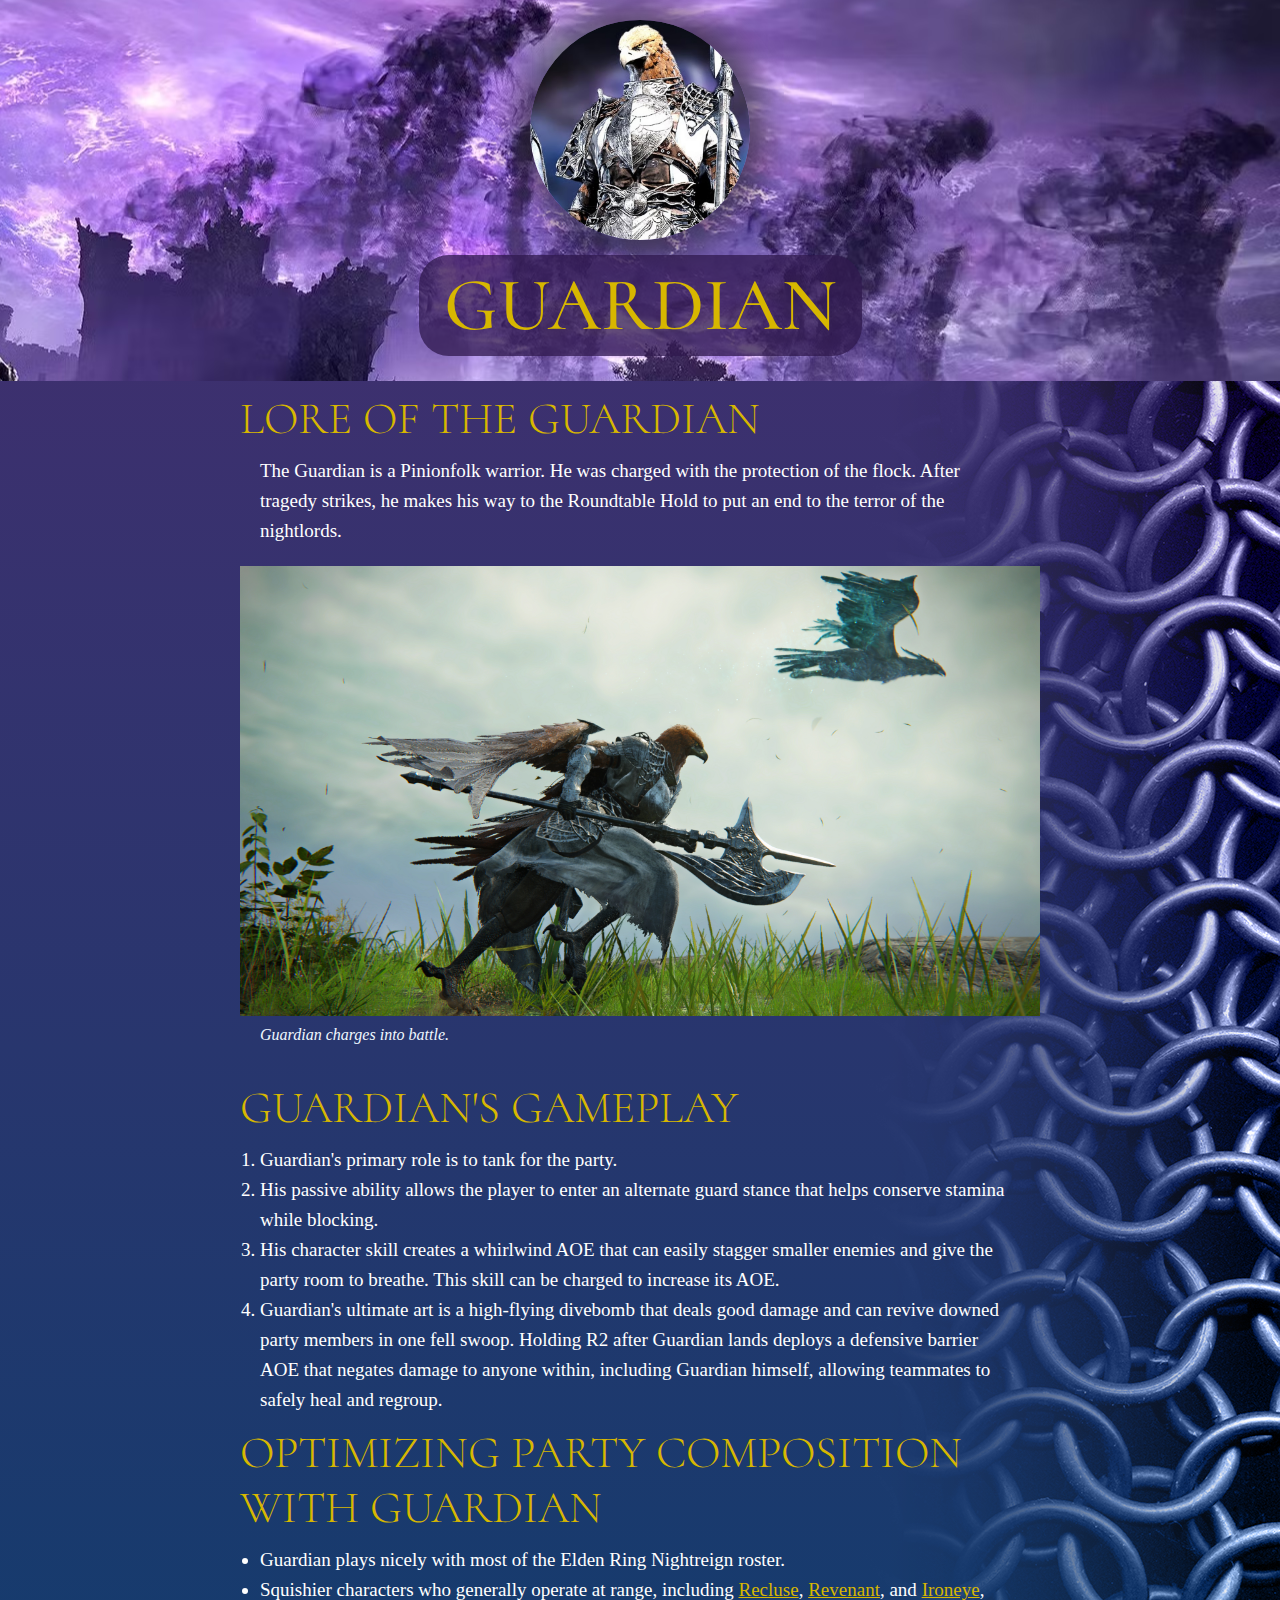
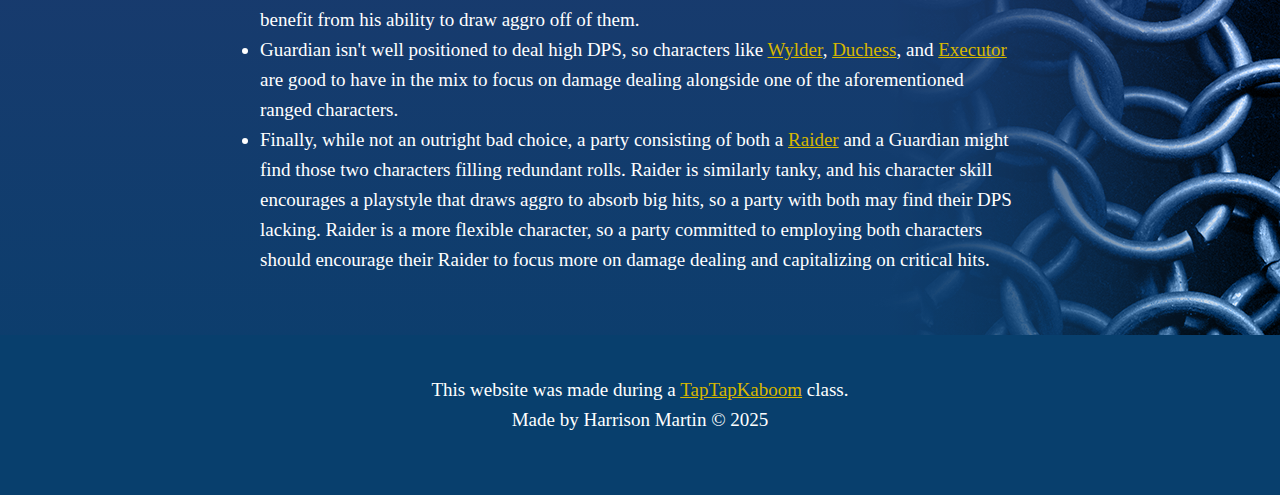
<file: index.html>
<!DOCTYPE html>
<head>
    <meta charset="UTF-8">
    <meta name="viewport" content="width=device-width, user-scalable=no, initial-scale=1.0">
    <title>Guardian</title>
    <link rel="icon" href="./IMG/elden-ring-nightreign-guardian.avif">
    <link rel="stylesheet" href="./css/style2.css">
</head>
<body>
    
<!-- header -->
 <header>
   <div class="pfp"></div>
     <h1><div class="text-background">Guardian</div></h1>
 </header>
<!-- main -->
 <main>
    <h2>Lore of the Guardian</h2>
    <p>The Guardian is a Pinionfolk warrior. He was charged with the protection of the flock. After tragedy strikes, he makes his way to the Roundtable Hold to put an end to the terror of the nightlords.</p>
    <img src="./IMG/running-guardian.jpg" alt="A screen capture from the opening of an expedition in Elden Ring Nightreign. The Guardian player character runs perpendicular to the camera toward the edge of a cliff with a spectral hawk leading in the distance.">
    <p class="caption">Guardian charges into battle.</p>
    <h2>Guardian's Gameplay</h2>
    <ol>
        <li>Guardian's primary role is to tank for the party.</li>
        <li>His passive ability allows the player to enter an alternate guard stance that helps conserve stamina while blocking.</li>
        <li>His character skill creates a whirlwind AOE that can easily stagger smaller enemies and give the party room to breathe. This skill can be charged to increase its AOE.</li>
        <li>Guardian's ultimate art is a high-flying divebomb that deals good damage and can revive downed party members in one fell swoop. Holding R2 after Guardian lands deploys a defensive barrier AOE that negates damage to anyone within, including Guardian himself, allowing teammates to safely heal and regroup. </li>
    </ol>
    <h2>Optimizing Party Composition with Guardian</h2>
    <ul>
        <li>Guardian plays nicely with most of the Elden Ring Nightreign roster.</li>
        <li>Squishier characters who generally operate at range, including <a href="https://eldenringnightreign.wiki.fextralife.com/Recluse" target="_blank">Recluse</a>, <a href="https://eldenringnightreign.wiki.fextralife.com/Revenant" target="_blank">Revenant</a>, and <a href="./ironeye.html">Ironeye</a>, benefit from his ability to draw aggro off of them.</li>
        <li>Guardian isn't well positioned to deal high DPS, so characters like <a href="https://eldenringnightreign.wiki.fextralife.com/Wylder" target="_blank">Wylder</a>, <a href="https://eldenringnightreign.wiki.fextralife.com/Duchess" target="_blank">Duchess</a>, and <a href="https://eldenringnightreign.wiki.fextralife.com/Executor" target="_blank">Executor</a> are good to have in the mix to focus on damage dealing alongside one of the aforementioned ranged characters.</li>
        <li>Finally, while not an outright bad choice, a party consisting of both a <a href="https://eldenringnightreign.wiki.fextralife.com/Raider" target="_blank">Raider</a> and a Guardian might find those two characters filling redundant rolls. Raider is similarly tanky, and his character skill encourages a playstyle that draws aggro to absorb big hits, so a party with both may find their DPS lacking. Raider is a more flexible character, so a party committed to employing both characters should encourage their Raider to focus more on damage dealing and capitalizing on critical hits.</li>
    </ul>
 </main>
 <!-- footer -->
<footer>
    <div class="content">
        <p>This website was made during a <a href="https://www.TapTapKaboom.com" target="_blank">TapTapKaboom</a> class. <br>Made by Harrison Martin &#169; 2025</p>
    </div>
</footer>

</body>
</html>
</file>
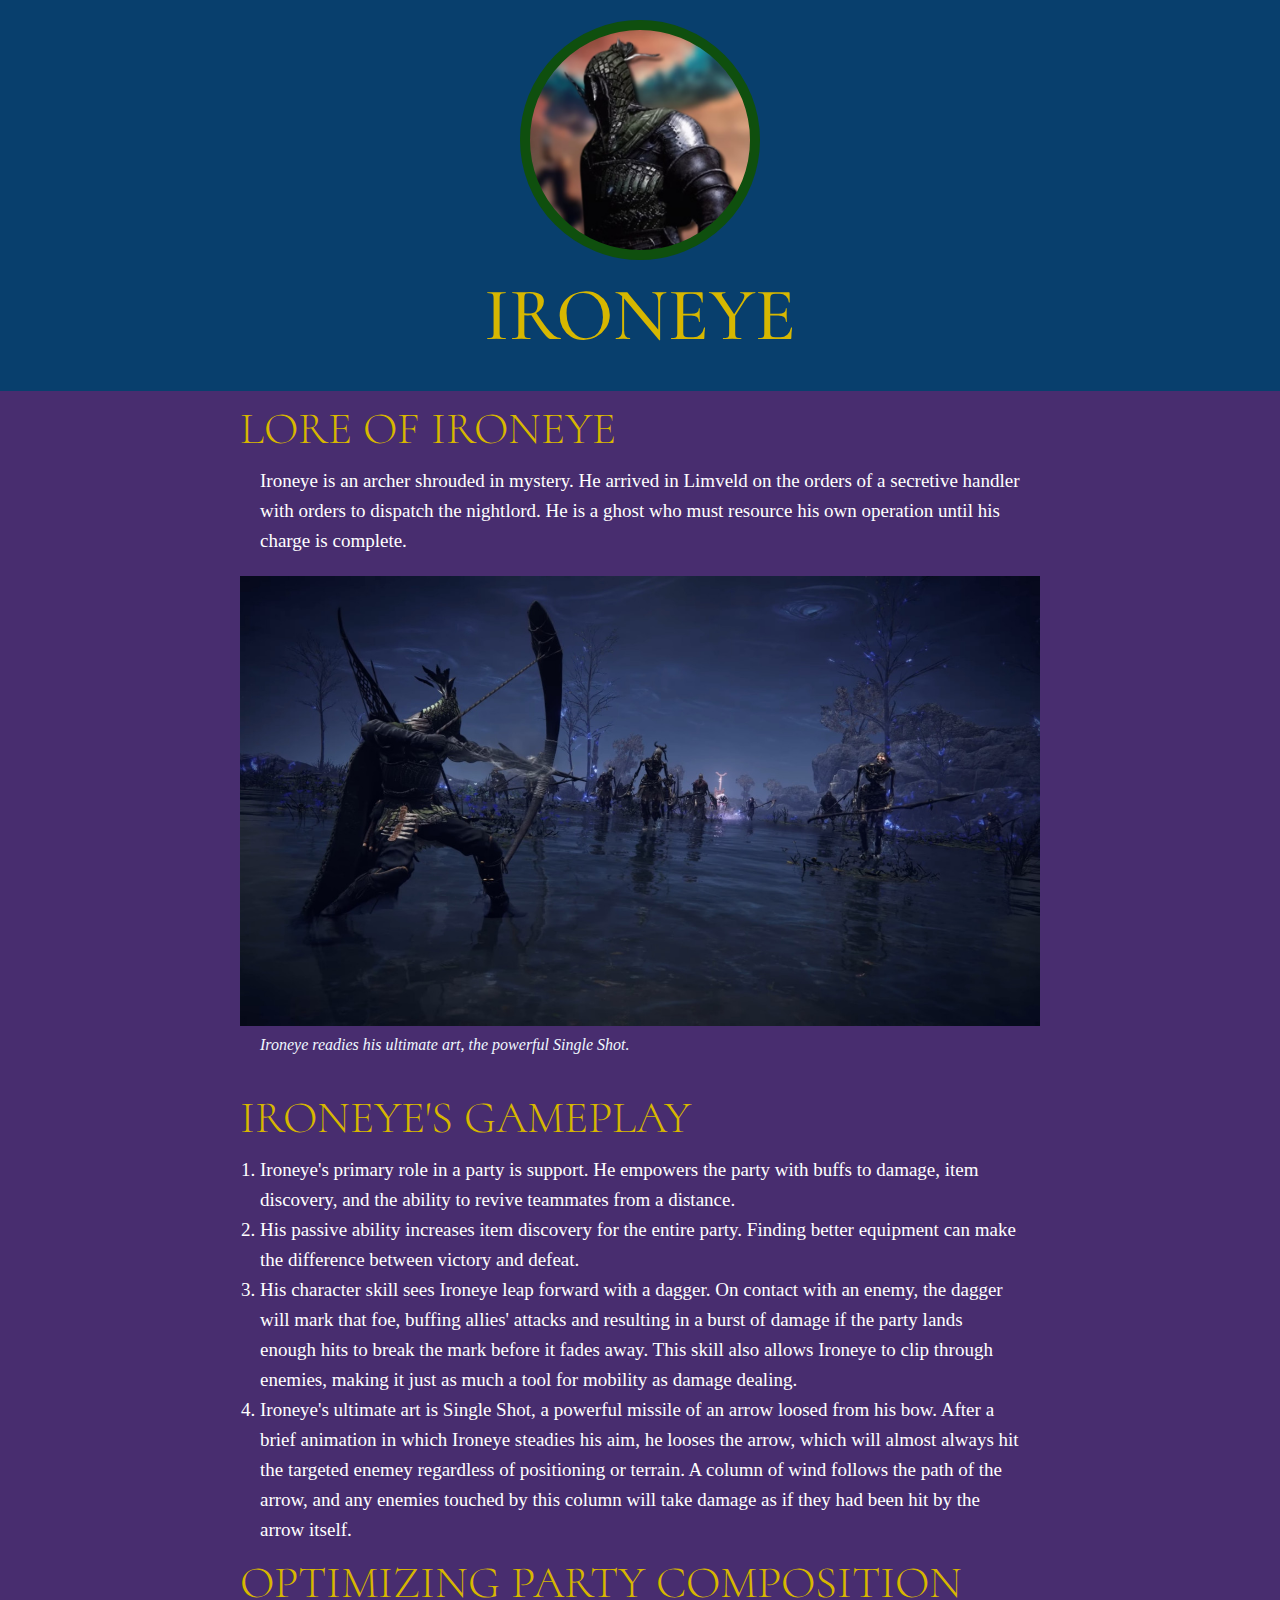
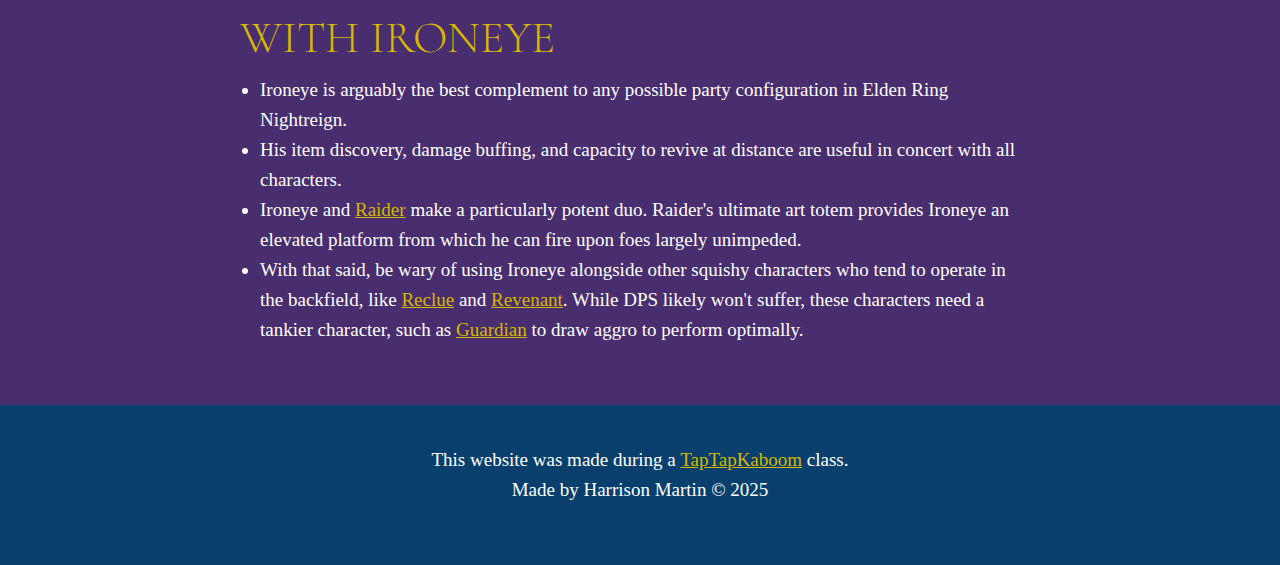
<file: ironeye.html>
<!DOCTYPE html>
<head>
    <meta charset="UTF-8">
    <meta name="viewport" content="width=device-width, user-scalable=no, initial-scale=1.0">
    <title>Ironeye</title>
    <link rel="icon" href="./IMG/ironeye.jpg">
    <link rel="stylesheet" href="./css/style.css?v=2">
</head>
<body>
    
<!-- header -->
 <header>
   <div class="pfp ironeye"></div>
    <h1>Ironeye</h1>
 </header>
<!-- main -->
 <main>
    <h2>Lore of Ironeye</h2>
    <p>Ironeye is an archer shrouded in mystery. He arrived in Limveld on the orders of a secretive handler with orders to dispatch the nightlord. He is a ghost who must resource his own operation until his charge is complete.</p>
    <img src="./IMG/ironeyemainimage.jpg" alt="A screengrab of Ironeye from the cooperative multiplayer game Elden Ring Nighreign. The character readies his ultimate art attack in the face of an overwhelming wave of undead enemies.">
    <p class="caption">Ironeye readies his ultimate art, the powerful Single Shot.</p>
    <h2>Ironeye's Gameplay</h2>
    <ol>
        <li>Ironeye's primary role in a party is support. He empowers the party with buffs to damage, item discovery, and the ability to revive teammates from a distance.</li>
        <li>His passive ability increases item discovery for the entire party. Finding better equipment can make the difference between victory and defeat.</li>
        <li>His character skill sees Ironeye leap forward with a dagger. On contact with an enemy, the dagger will mark that foe, buffing allies' attacks and resulting in a burst of damage if the party lands enough hits to break the mark before it fades away. This skill also allows Ironeye to clip through enemies, making it just as much a tool for mobility as damage dealing.</li>
        <li>Ironeye's ultimate art is Single Shot, a powerful missile of an arrow loosed from his bow. After a brief animation in which Ironeye steadies his aim, he looses the arrow, which will almost always hit the targeted enemey regardless of positioning or terrain. A column of wind follows the path of the arrow, and any enemies touched by this column will take damage as if they had been hit by the arrow itself.</li>
    </ol>
    <h2>Optimizing Party Composition with Ironeye</h2>
    <ul>
        <li>Ironeye is arguably the best complement to any possible party configuration in Elden Ring Nightreign.</li>
        <li>His item discovery, damage buffing, and capacity to revive at distance are useful in concert with all characters.</li>
        <li>Ironeye and <a href="https://eldenringnightreign.wiki.fextralife.com/Raider" target="_blank">Raider</a> make a particularly potent duo. Raider's ultimate art totem provides Ironeye an elevated platform from which he can fire upon foes largely unimpeded.</li>
        <li>With that said, be wary of using Ironeye alongside other squishy characters who tend to operate in the backfield, like <a href="https://eldenringnightreign.wiki.fextralife.com/Recluse" target="_blank">Reclue</a> and <a href="https://eldenringnightreign.wiki.fextralife.com/Revenant" target="_blank">Revenant</a>. While DPS likely won't suffer, these characters need a tankier character, such as <a href="./index.html">Guardian</a> to draw aggro to perform optimally.</li>
    </ul>
 </main>
 <!-- footer -->
<footer>
    <div class="content">
        <p>This website was made during a <a href="https://www.TapTapKaboom.com" target="_blank">TapTapKaboom</a> class. <br>Made by Harrison Martin &#169; 2025</p>
    </div>
</footer>

</body>
</html>
</file>
<file: css/style2.css>
@import url('https://fonts.googleapis.com/css2?family=Cormorant+Unicase:wght@300;400;500;600;700&display=swap');

body{
    /* background-color: rgb(72, 45, 111); */
    background-image: url(./../IMG/chainmail\ texture.png), linear-gradient(rgb(72, 45, 111), rgb(8, 63, 109));
    background-blend-mode:luminosity;
    background-repeat: no-repeat;
    background-position-x: right;
    font-family:Georgia, 'Times New Roman', Times, serif;
    
}

html, body{
    margin: 0;
    padding: 0;
}

header{
    text-align: center;
    background-image: url(./../IMG/elden-ring-nightreign-witch-like-character-standing-looking-out-at-a-purple-landscape-and-sky.avif);
    background-position: 100% 40%;
    padding: 20px;
}

header .pfp{
    width: 220px;
    height: 220px;
    border-radius: 50%;
    box-shadow: 0px 0px 30px 18px rgba(34,34,34,0.6);
    background-image: url('./../IMG/guardian\ pfp.jpeg');
    background-repeat: no-repeat;
    background-position: 0px 0px;
    background-size: 100%;
    margin: 0 auto;
    margin-bottom: 20px;
}

header .pfp.ironeye {
    background-image: url(./../IMG/ironeyepfp.jpg);
    background-position: 0px 0px;
    background-size: 100%;
    border: 10px solid rgb(15, 79, 14);
}

h1{
  font-family: "Cormorant Unicase", serif;
  font-weight: 500;
  font-style: normal;
    font-size: 75px;
    text-transform: uppercase;
    margin: 10px 0 10px 0;
    color: rgb(215, 183, 0);
}

h1 .text-background{
display: inline;
background-color:rgba(47, 25, 78, 0.757);
padding: 5px 25px 5px 25px;
border-radius: 30px;
}

h2, p, ul, ol{
    color: rgb(255, 255, 255);
}

p.caption{
    font-size: 16px;
    color: aliceblue;
    font-style: oblique;
    margin: 0;
}

p, ul, ol{
    font-size: 19px;
    line-height: 30px;
     margin: auto;
    padding: 0 20px 0 20px;
}

a{
    color: rgb(215, 183, 0);
}

h2{  
    font-family: "Cormorant Unicase", serif;
    font-weight: 250;
    font-style: normal;
    font-size: 45px;
    text-transform: uppercase;
    margin: 10px 0 10px 0;
    color: rgb(215, 183, 0);

}

@media (max-width: 600px) {
    h2{font-size: 40px;}
}

main{
    max-width: 800px;
    margin: auto;
    padding: 0 20px;
}

main img{
    max-width: 100%;
}

a:hover{
    color:rgb(255, 217, 0)
}

a:active{
    color:orangered
}
/* footer */
footer{
    background-color:rgb(8, 63, 109);
    padding: 40px;
    text-align: center;
    margin-top: 60px;
}

footer .content{
      max-width: 800px;
      margin: 0 auto;
}

@media (max-width: 600px) {
    footer p{
        font-size: 16px;
    }
    }

@media (max-width: 600px) {
    h1{
        font-size: 60px;
    }
}

p{
    padding: 0 20px 20px 20px;
}

@media only screen and (max-width: 600px) { /* Adjust the breakpoint as needed */
  body {
    background-image: url(./../IMG/chainmail-mobile.png), linear-gradient(rgb(72, 45, 111), rgb(8, 63, 109));
    background-repeat: no-repeat; /* adjust as needed */
    background-size:cover; /* adjust as needed */
    background-position:right; /* adjust as needed */
  }
}
</file>
<file: css/style.css>
@import url('https://fonts.googleapis.com/css2?family=Cormorant+Unicase:wght@300;400;500;600;700&display=swap');

body{
    background-color: rgb(72, 45, 111);
    font-family:Georgia, 'Times New Roman', Times, serif
}

html, body{
    margin: 0;
    padding: 0;
}

header{
    text-align: center;
    background-color: rgb(8, 63, 109);
    padding: 20px;
}

header .pfp{
    width: 220px;
    height: 220px;
    border: 10px solid rgb(72, 45, 111);
    border-radius: 50%;
    background-image: url('./../IMG/guardian\ pfp.jpeg');
    background-repeat: no-repeat;
    background-position: 0px 0px;
    background-size: 100%;
    margin: 0 auto;
}

header .pfp.ironeye {
    background-image: url(./../IMG/ironeyepfp.jpg);
    background-position: 0px 0px;
    background-size: 100%;
    border: 10px solid rgb(15, 79, 14);
}

h1{
  font-family: "Cormorant Unicase", serif;
  font-weight: 500;
  font-style: normal;
    font-size: 75px;
    text-transform: uppercase;
    margin: 10px 0 10px 0;
    color: rgb(215, 183, 0);
}

h2, p, ul, ol{
    color: rgb(255, 255, 255);
}

p.caption{
    font-size: 16px;
    color: aliceblue;
    font-style: oblique;
    margin: 0;
}

p, ul, ol{
    font-size: 19px;
    line-height: 30px;
     margin: auto;
    padding: 0 20px 0 20px;
}

a{
    color: rgb(215, 183, 0);
}

h2{  
    font-family: "Cormorant Unicase", serif;
    font-weight: 250;
    font-style: normal;
    font-size: 45px;
    text-transform: uppercase;
    margin: 10px 0 10px 0;
    color: rgb(215, 183, 0);

}

@media (max-width: 600px) {
    h2{font-size: 40px;}
}

main{
    max-width: 800px;
    margin: auto;
    padding: 0 20px;
}

main img{
    max-width: 100%;
}

a:hover{
    color:rgb(255, 217, 0)
}

a:active{
    color:orangered
}
/* footer */
footer{
    background-color:rgb(8, 63, 109);
    padding: 40px;
    text-align: center;
    margin-top: 60px;
}

footer .content{
      max-width: 800px;
      margin: 0 auto;
}

@media (max-width: 600px) {
    footer p{
        font-size: 16px;
    }
    }

@media (max-width: 600px) {
    h1{
        font-size: 60px;
    }
}

p{
    padding: 0 20px 20px 20px;
}
</file>
